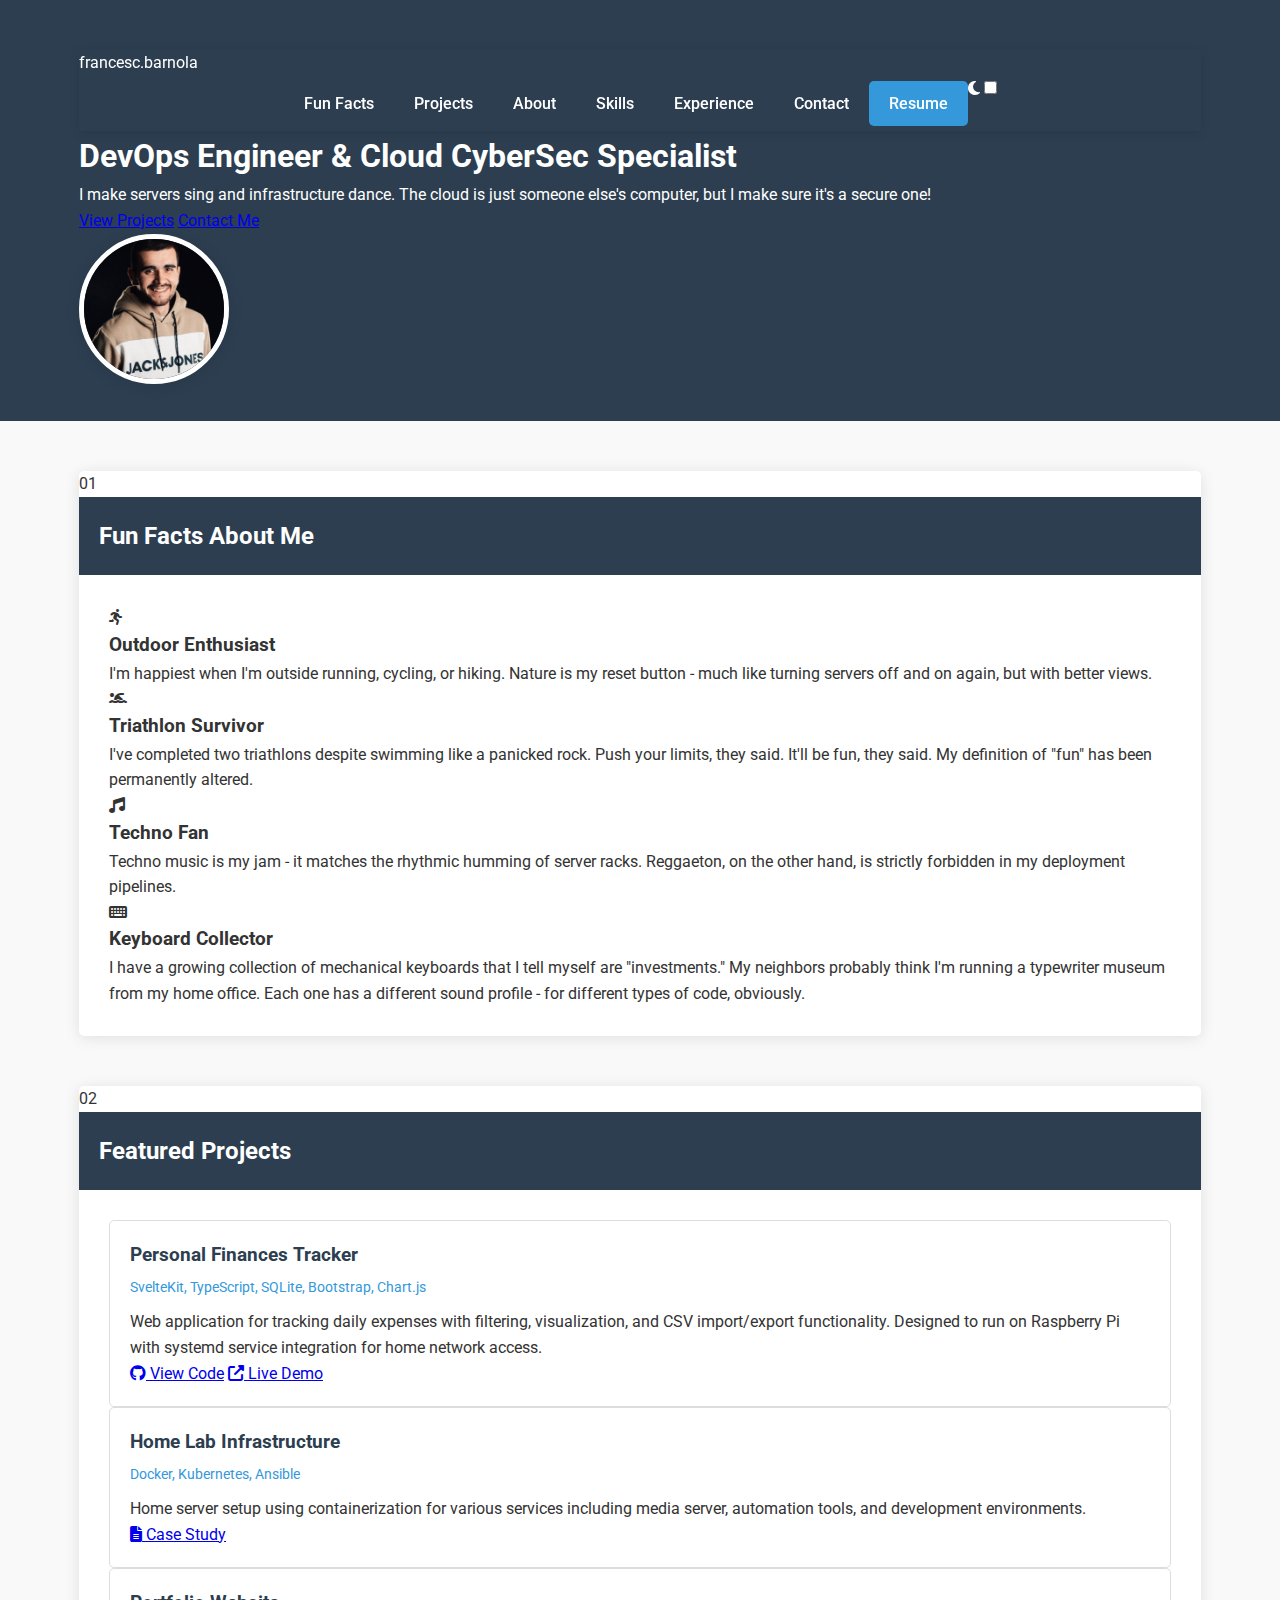
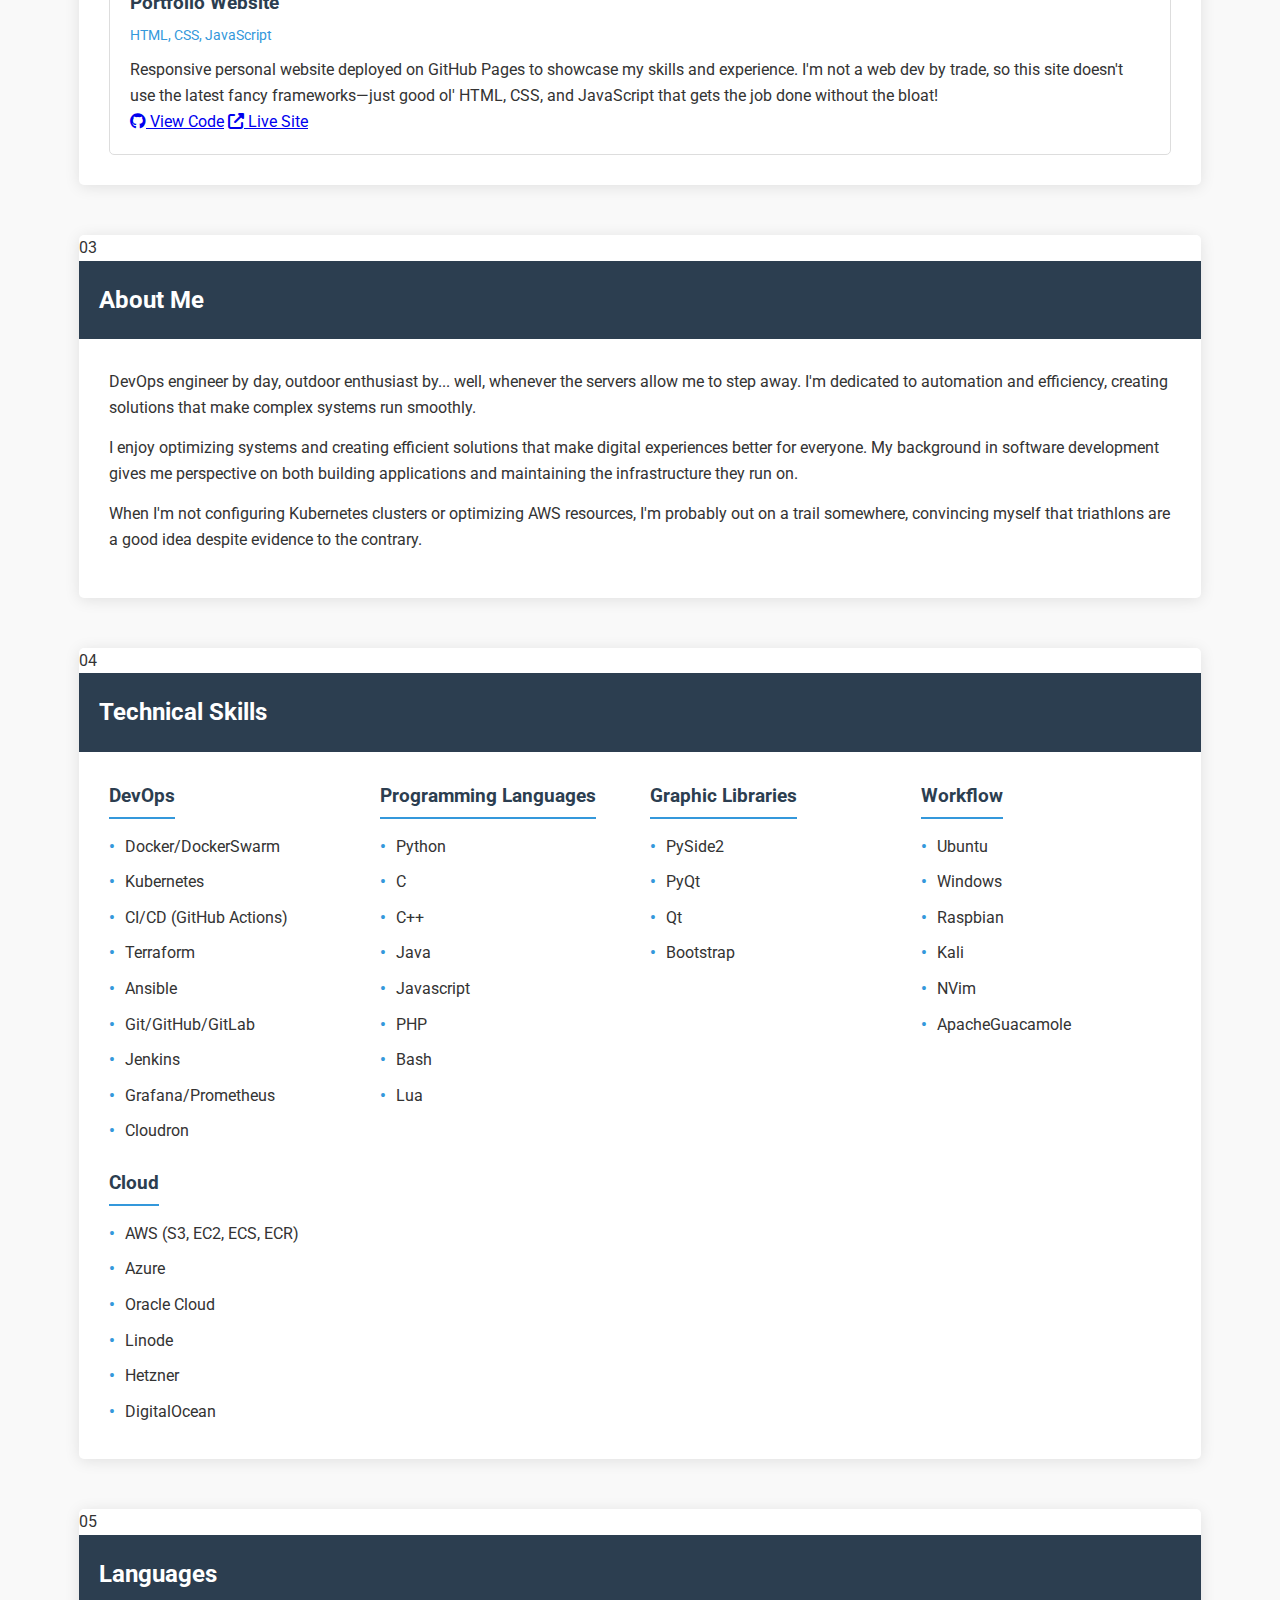
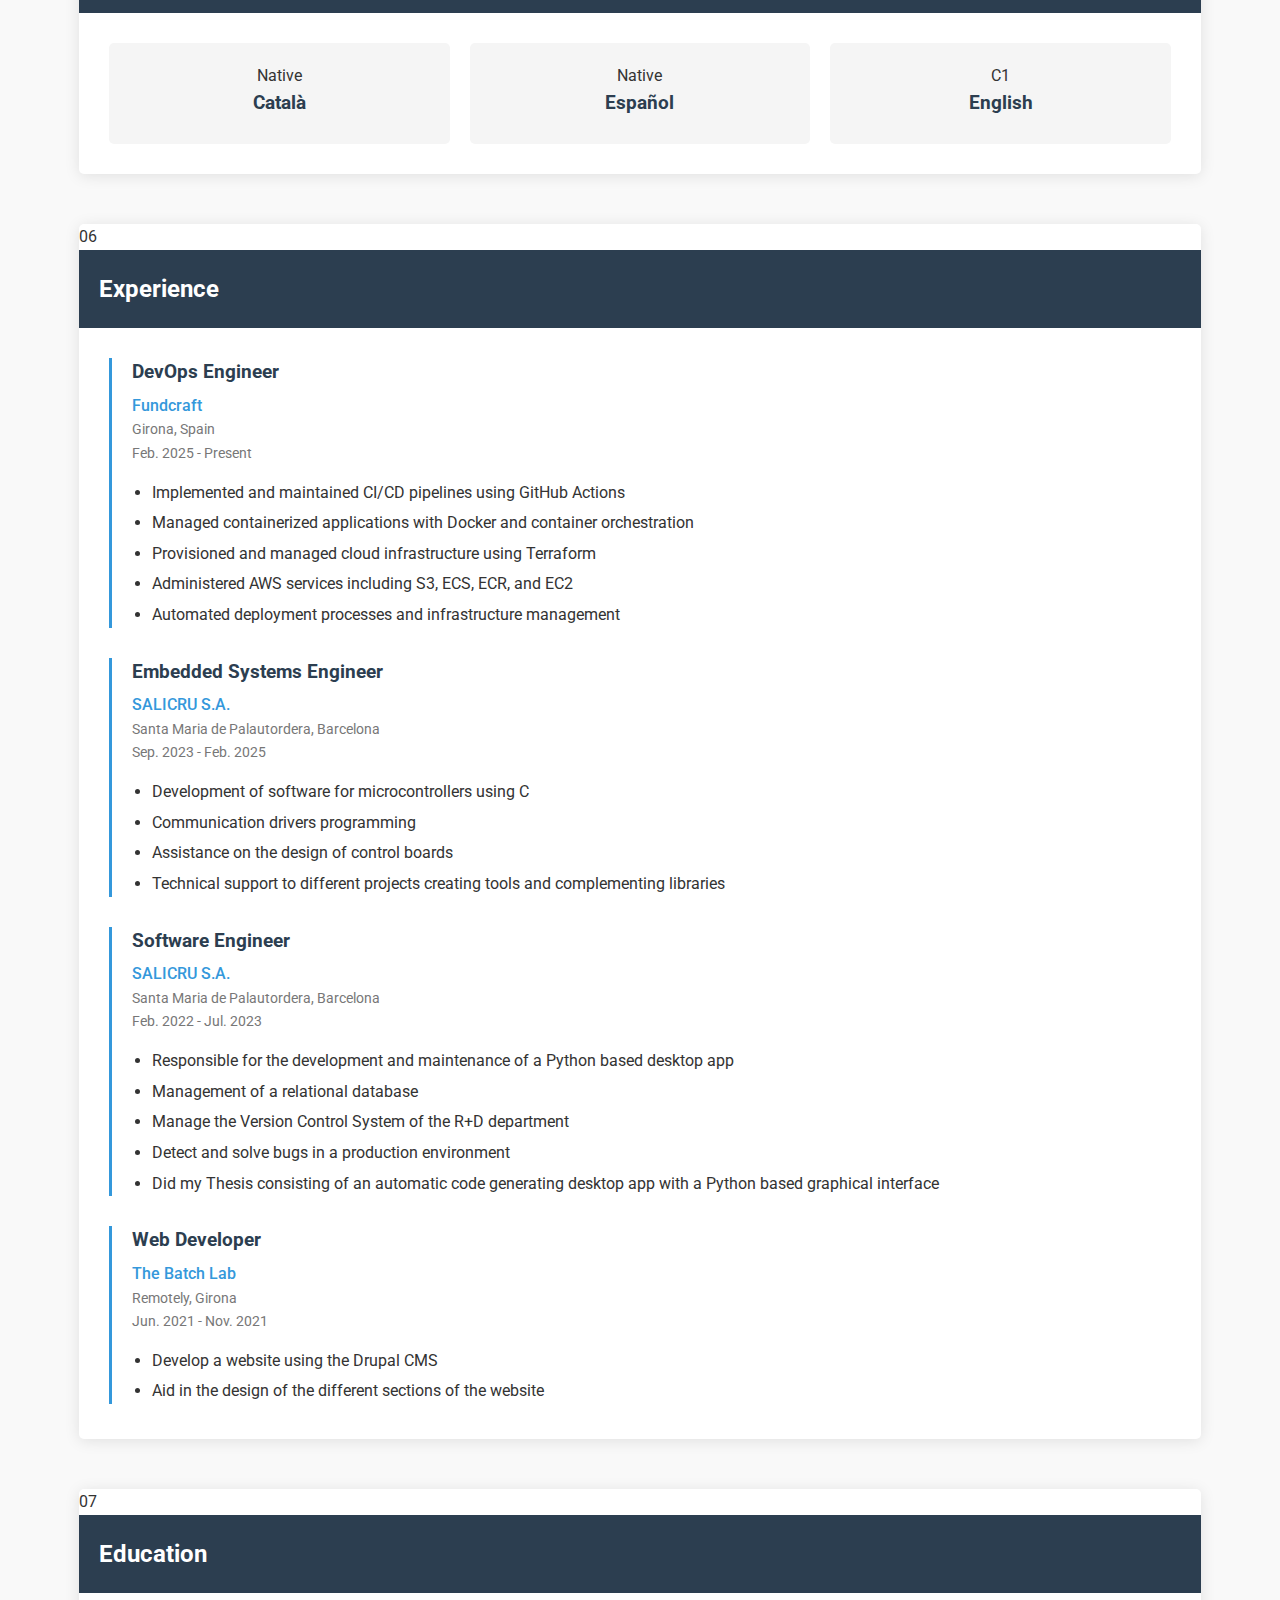
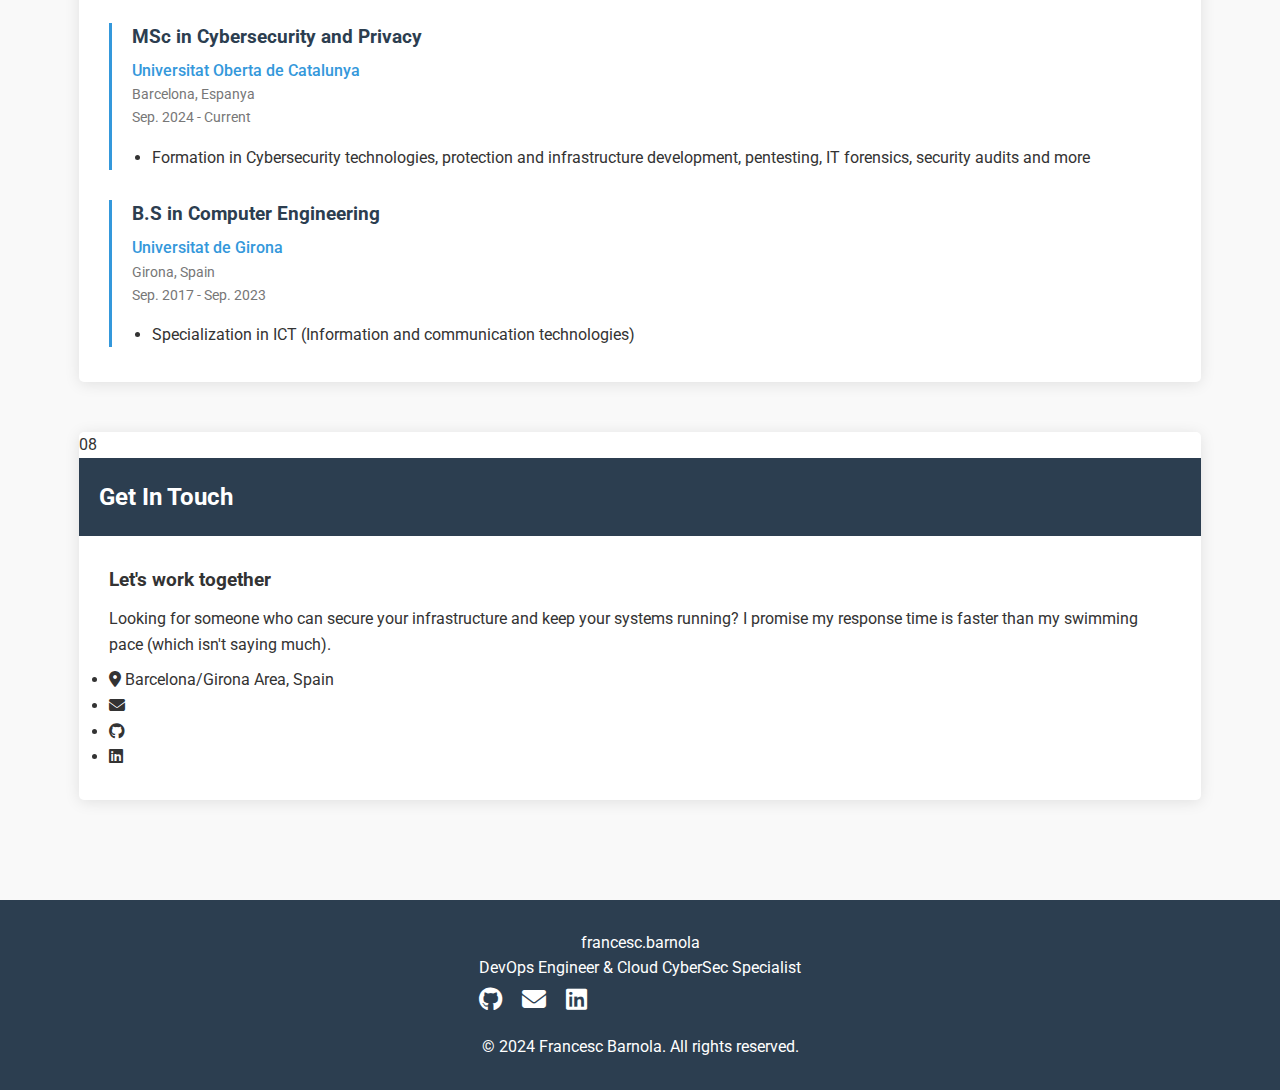
<file: index.html>
<!DOCTYPE html>
<html lang="en" data-theme="light">
<head>
    <meta charset="UTF-8">
    <meta name="viewport" content="width=device-width, initial-scale=1.0">
    <title>Francesc Barnola | DevOps Engineer & Cloud CyberSec Specialist</title>
    <link rel="stylesheet" href="css/style.css">
    <link rel="stylesheet" href="https://cdnjs.cloudflare.com/ajax/libs/font-awesome/6.4.0/css/all.min.css">
    <link href="https://fonts.googleapis.com/css2?family=Roboto:wght@300;400;500;700&display=swap" rel="stylesheet">
</head>
<body>
    <header class="portfolio-header">
        <div class="container">
            <nav class="main-nav">
                <div class="logo">francesc<span>.</span>barnola</div>
                <ul class="nav-links">
                    <li><a href="#funfacts">Fun Facts</a></li>
                    <li><a href="#projects">Projects</a></li>
                    <li><a href="#about">About</a></li>
                    <li><a href="#skills">Skills</a></li>
                    <li><a href="#experience">Experience</a></li>
                    <li><a href="#contact">Contact</a></li>
                    <li><a href="assets/francesc_barnola_cv.pdf" target="_blank" class="cv-button">Resume</a></li>
                    <li class="theme-switch-wrapper">
                        <i class="fas fa-moon theme-icon" id="theme-icon"></i>
                        <label class="theme-switch" for="checkbox">
                            <input type="checkbox" id="checkbox" />
                            <div class="slider"></div>
                        </label>
                    </li>
                </ul>
            </nav>

            <div class="hero">
                <div class="hero-content">
                    <h1>DevOps Engineer & <span class="accent">Cloud CyberSec Specialist</span></h1>
                    <p class="hero-description">I make servers sing and infrastructure dance. The cloud is just someone else's computer, but I make sure it's a secure one!</p>
                    <div class="hero-cta">
                        <a href="#projects" class="btn primary">View Projects</a>
                        <a href="#contact" class="btn secondary">Contact Me</a>
                    </div>
                </div>
                <div class="hero-image">
                    <img src="assets/bust.JPG" alt="Francesc Barnola" class="profile-img">
                </div>
            </div>
        </div>
    </header>

    <main>
        <div class="container">
            <section id="funfacts">
                <div class="section-heading">
                    <span class="section-number">01</span>
                    <h2>Fun Facts About Me</h2>
                </div>
                <div class="section-content">
                    <div class="fun-facts-grid">
                        <div class="fun-fact-item">
                            <i class="fas fa-running"></i>
                            <h3>Outdoor Enthusiast</h3>
                            <p>I'm happiest when I'm outside running, cycling, or hiking. Nature is my reset button - much like turning servers off and on again, but with better views.</p>
                        </div>
                        <div class="fun-fact-item">
                            <i class="fas fa-swimmer"></i>
                            <h3>Triathlon Survivor</h3>
                            <p>I've completed two triathlons despite swimming like a panicked rock. Push your limits, they said. It'll be fun, they said. My definition of "fun" has been permanently altered.</p>
                        </div>
                        <div class="fun-fact-item">
                            <i class="fas fa-music"></i>
                            <h3>Techno Fan</h3>
                            <p>Techno music is my jam - it matches the rhythmic humming of server racks. Reggaeton, on the other hand, is strictly forbidden in my deployment pipelines.</p>
                        </div>
                        <div class="fun-fact-item">
                            <i class="fas fa-keyboard"></i>
                            <h3>Keyboard Collector</h3>
                            <p>I have a growing collection of mechanical keyboards that I tell myself are "investments." My neighbors probably think I'm running a typewriter museum from my home office. Each one has a different sound profile - for different types of code, obviously.</p>
                        </div>
                    </div>
                </div>
            </section>

            <section id="projects">
                <div class="section-heading">
                    <span class="section-number">02</span>
                    <h2>Featured Projects</h2>
                </div>
                <div class="section-content">
                    <div class="projects-showcase">
                        <div class="project-card featured">
                            <div class="project-image">
                                <div class="project-placeholder"></div>
                            </div>
                            <div class="project-info">
                                <h3>Personal Finances Tracker</h3>
                                <p class="project-tech">SvelteKit, TypeScript, SQLite, Bootstrap, Chart.js</p>
                                <p class="project-description">Web application for tracking daily expenses with filtering, visualization, and CSV import/export functionality. Designed to run on Raspberry Pi with systemd service integration for home network access.</p>
                                <div class="project-links">
                                    <a href="https://github.com/barnolacesc/personal-finances" target="_blank"><i class="fab fa-github"></i> View Code</a>
                                    <a href="#" class="demo-link"><i class="fas fa-external-link-alt"></i> Live Demo</a>
                                </div>
                            </div>
                        </div>
                        
                        <div class="project-card">
                            <div class="project-image">
                                <div class="project-placeholder"></div>
                            </div>
                            <div class="project-info">
                                <h3>Home Lab Infrastructure</h3>
                                <p class="project-tech">Docker, Kubernetes, Ansible</p>
                                <p class="project-description">Home server setup using containerization for various services including media server, automation tools, and development environments.</p>
                                <div class="project-links">
                                    <a href="#" class="case-study"><i class="fas fa-file-alt"></i> Case Study</a>
                                </div>
                            </div>
                        </div>
                        
                        <div class="project-card">
                            <div class="project-image">
                                <div class="project-placeholder"></div>
                            </div>
                            <div class="project-info">
                                <h3>Portfolio Website</h3>
                                <p class="project-tech">HTML, CSS, JavaScript</p>
                                <p class="project-description">Responsive personal website deployed on GitHub Pages to showcase my skills and experience. I'm not a web dev by trade, so this site doesn't use the latest fancy frameworks—just good ol' HTML, CSS, and JavaScript that gets the job done without the bloat!</p>
                                <div class="project-links">
                                    <a href="https://github.com/barnolacesc/portfolio" target="_blank"><i class="fab fa-github"></i> View Code</a>
                                    <a href="#" class="demo-link"><i class="fas fa-external-link-alt"></i> Live Site</a>
                                </div>
                            </div>
                        </div>
                    </div>
                </div>
            </section>

            <section id="about">
                <div class="section-heading">
                    <span class="section-number">03</span>
                    <h2>About Me</h2>
                </div>
                <div class="section-content">
                    <p>DevOps engineer by day, outdoor enthusiast by... well, whenever the servers allow me to step away. I'm dedicated to automation and efficiency, creating solutions that make complex systems run smoothly.</p>
                    <p>I enjoy optimizing systems and creating efficient solutions that make digital experiences better for everyone. My background in software development gives me perspective on both building applications and maintaining the infrastructure they run on.</p>
                    <p>When I'm not configuring Kubernetes clusters or optimizing AWS resources, I'm probably out on a trail somewhere, convincing myself that triathlons are a good idea despite evidence to the contrary.</p>
                </div>
            </section>

            <section id="skills">
                <div class="section-heading">
                    <span class="section-number">04</span>
                    <h2>Technical Skills</h2>
                </div>
                <div class="section-content">
                    <div class="skills-grid">
                        <div class="skill-category">
                            <h3>DevOps</h3>
                            <ul>
                                <li>Docker/DockerSwarm</li>
                                <li>Kubernetes</li>
                                <li>CI/CD (GitHub Actions)</li>
                                <li>Terraform</li>
                                <li>Ansible</li>
                                <li>Git/GitHub/GitLab</li>
                                <li>Jenkins</li>
                                <li>Grafana/Prometheus</li>
                                <li>Cloudron</li>
                            </ul>
                        </div>
                        <div class="skill-category">
                            <h3>Programming Languages</h3>
                            <ul>
                                <li>Python</li>
                                <li>C</li>
                                <li>C++</li>
                                <li>Java</li>
                                <li>Javascript</li>
                                <li>PHP</li>
                                <li>Bash</li>
                                <li>Lua</li>
                            </ul>
                        </div>
                        <div class="skill-category">
                            <h3>Graphic Libraries</h3>
                            <ul>
                                <li>PySide2</li>
                                <li>PyQt</li>
                                <li>Qt</li>
                                <li>Bootstrap</li>
                            </ul>
                        </div>
                        <div class="skill-category">
                            <h3>Workflow</h3>
                            <ul>
                                <li>Ubuntu</li>
                                <li>Windows</li>
                                <li>Raspbian</li>
                                <li>Kali</li>
                                <li>NVim</li>
                                <li>ApacheGuacamole</li>
                            </ul>
                        </div>
                        <div class="skill-category">
                            <h3>Cloud</h3>
                            <ul>
                                <li>AWS (S3, EC2, ECS, ECR)</li>
                                <li>Azure</li>
                                <li>Oracle Cloud</li>
                                <li>Linode</li>
                                <li>Hetzner</li>
                                <li>DigitalOcean</li>
                            </ul>
                        </div>
                    </div>
                </div>
            </section>

            <section id="languages">
                <div class="section-heading">
                    <span class="section-number">05</span>
                    <h2>Languages</h2>
                </div>
                <div class="section-content">
                    <div class="language-grid">
                        <div class="language-item">
                            <div class="language-circle">
                                <span class="language-level">Native</span>
                            </div>
                            <h3>Català</h3>
                        </div>
                        <div class="language-item">
                            <div class="language-circle">
                                <span class="language-level">Native</span>
                            </div>
                            <h3>Español</h3>
                        </div>
                        <div class="language-item">
                            <div class="language-circle">
                                <span class="language-level">C1</span>
                            </div>
                            <h3>English</h3>
                        </div>
                    </div>
                </div>
            </section>

            <section id="experience">
                <div class="section-heading">
                    <span class="section-number">06</span>
                    <h2>Experience</h2>
                </div>
                <div class="section-content">
                    <div class="experience-item">
                        <div class="job-header">
                            <h3>DevOps Engineer</h3>
                            <p class="company">Fundcraft</p>
                            <p class="location">Girona, Spain</p>
                            <p class="period">Feb. 2025 - Present</p>
                        </div>
                        <ul>
                            <li>Implemented and maintained CI/CD pipelines using GitHub Actions</li>
                            <li>Managed containerized applications with Docker and container orchestration</li>
                            <li>Provisioned and managed cloud infrastructure using Terraform</li>
                            <li>Administered AWS services including S3, ECS, ECR, and EC2</li>
                            <li>Automated deployment processes and infrastructure management</li>
                        </ul>
                    </div>

                    <div class="experience-item">
                        <div class="job-header">
                            <h3>Embedded Systems Engineer</h3>
                            <p class="company">SALICRU S.A.</p>
                            <p class="location">Santa Maria de Palautordera, Barcelona</p>
                            <p class="period">Sep. 2023 - Feb. 2025</p>
                        </div>
                        <ul>
                            <li>Development of software for microcontrollers using C</li>
                            <li>Communication drivers programming</li>
                            <li>Assistance on the design of control boards</li>
                            <li>Technical support to different projects creating tools and complementing libraries</li>
                        </ul>
                    </div>

                    <div class="experience-item">
                        <div class="job-header">
                            <h3>Software Engineer</h3>
                            <p class="company">SALICRU S.A.</p>
                            <p class="location">Santa Maria de Palautordera, Barcelona</p>
                            <p class="period">Feb. 2022 - Jul. 2023</p>
                        </div>
                        <ul>
                            <li>Responsible for the development and maintenance of a Python based desktop app</li>
                            <li>Management of a relational database</li>
                            <li>Manage the Version Control System of the R+D department</li>
                            <li>Detect and solve bugs in a production environment</li>
                            <li>Did my Thesis consisting of an automatic code generating desktop app with a Python based graphical interface</li>
                        </ul>
                    </div>

                    <div class="experience-item">
                        <div class="job-header">
                            <h3>Web Developer</h3>
                            <p class="company">The Batch Lab</p>
                            <p class="location">Remotely, Girona</p>
                            <p class="period">Jun. 2021 - Nov. 2021</p>
                        </div>
                        <ul>
                            <li>Develop a website using the Drupal CMS</li>
                            <li>Aid in the design of the different sections of the website</li>
                        </ul>
                    </div>
                </div>
            </section>

            <section id="education">
                <div class="section-heading">
                    <span class="section-number">07</span>
                    <h2>Education</h2>
                </div>
                <div class="section-content">
                    <div class="education-item">
                        <div class="edu-header">
                            <h3>MSc in Cybersecurity and Privacy</h3>
                            <p class="school">Universitat Oberta de Catalunya</p>
                            <p class="location">Barcelona, Espanya</p>
                            <p class="period">Sep. 2024 - Current</p>
                        </div>
                        <ul>
                            <li>Formation in Cybersecurity technologies, protection and infrastructure development, pentesting, IT forensics, security audits and more</li>
                        </ul>
                    </div>

                    <div class="education-item">
                        <div class="edu-header">
                            <h3>B.S in Computer Engineering</h3>
                            <p class="school">Universitat de Girona</p>
                            <p class="location">Girona, Spain</p>
                            <p class="period">Sep. 2017 - Sep. 2023</p>
                        </div>
                        <ul>
                            <li>Specialization in ICT (Information and communication technologies)</li>
                        </ul>
                    </div>
                </div>
            </section>

            <section id="contact">
                <div class="section-heading">
                    <span class="section-number">08</span>
                    <h2>Get In Touch</h2>
                </div>
                <div class="section-content contact-section">
                    <div class="contact-info">
                        <h3>Let's work together</h3>
                        <p>Looking for someone who can secure your infrastructure and keep your systems running? I promise my response time is faster than my swimming pace (which isn't saying much).</p>
                        <ul class="contact-links">
                            <li>
                                <i class="fas fa-map-marker-alt"></i>
                                <span>Barcelona/Girona Area, Spain</span>
                            </li>
                            <li>
                                <i class="fas fa-envelope"></i>
                                <a href="mailto:contact@barnola.net">contact@barnola.net</a>
                            </li>
                            <li>
                                <i class="fab fa-github"></i>
                                <a href="https://github.com/barnolacesc" target="_blank">github.com/barnolacesc</a>
                            </li>
                            <li>
                                <i class="fab fa-linkedin"></i>
                                <a href="https://linkedin.com/in/fbarnola" target="_blank">linkedin.com/in/fbarnola</a>
                            </li>
                        </ul>
                    </div>
                </div>
            </section>
        </div>
    </main>

    <footer>
        <div class="container">
            <div class="footer-content">
                <div class="footer-logo">francesc<span>.</span>barnola</div>
                <p class="footer-tagline">DevOps Engineer & Cloud CyberSec Specialist</p>
                
                <div class="social-links">
                    <a href="https://github.com/barnolacesc" target="_blank"><i class="fab fa-github"></i></a>
                    <a href="mailto:contact@barnola.net"><i class="fas fa-envelope"></i></a>
                    <a href="https://linkedin.com/in/fbarnola" target="_blank"><i class="fab fa-linkedin"></i></a>
                </div>
            </div>
            <div class="footer-bottom">
                <p>&copy; 2024 Francesc Barnola. All rights reserved.</p>
            </div>
        </div>
    </footer>

    <script src="js/main.js"></script>
    <script>
        // Check for saved theme preference or use the system preference
        const prefersDarkScheme = window.matchMedia("(prefers-color-scheme: dark)");
        const currentTheme = localStorage.getItem("theme");
        
        // Function to apply theme with transition effect
        function applyTheme(isDark) {
            // First add a class that signals we're transitioning
            document.body.classList.add('theme-transition');
            
            // Set the theme
            if (isDark) {
                document.documentElement.setAttribute("data-theme", "dark");
                document.getElementById("checkbox").checked = true;
                document.getElementById("theme-icon").classList.replace("fa-moon", "fa-sun");
            } else {
                document.documentElement.setAttribute("data-theme", "light");
                document.getElementById("checkbox").checked = false;
                document.getElementById("theme-icon").classList.replace("fa-sun", "fa-moon");
            }
            
            // Remove the transition class after the transition completes
            setTimeout(() => {
                document.body.classList.remove('theme-transition');
            }, 500);
        }
        
        // Set initial theme based on saved preference or system preference
        applyTheme(currentTheme === "dark" || (!currentTheme && prefersDarkScheme.matches));
        
        // Theme switcher functionality
        const checkbox = document.getElementById("checkbox");
        const themeIcon = document.getElementById("theme-icon");
        
        checkbox.addEventListener("change", function() {
            if (this.checked) {
                applyTheme(true);
                localStorage.setItem("theme", "dark");
            } else {
                applyTheme(false);
                localStorage.setItem("theme", "light");
            }
        });
        
        // Reveal sections on scroll
        document.addEventListener('DOMContentLoaded', function() {
            const sections = document.querySelectorAll('section');
            
            function checkVisibility() {
                sections.forEach(section => {
                    const sectionTop = section.getBoundingClientRect().top;
                    const windowHeight = window.innerHeight;
                    
                    if (sectionTop < windowHeight * 0.75) {
                        section.classList.add('visible');
                    }
                });
            }
            
            // Initial check
            checkVisibility();
            
            // Check on scroll
            window.addEventListener('scroll', checkVisibility);
        });
    </script>
</body>
</html>
</file>
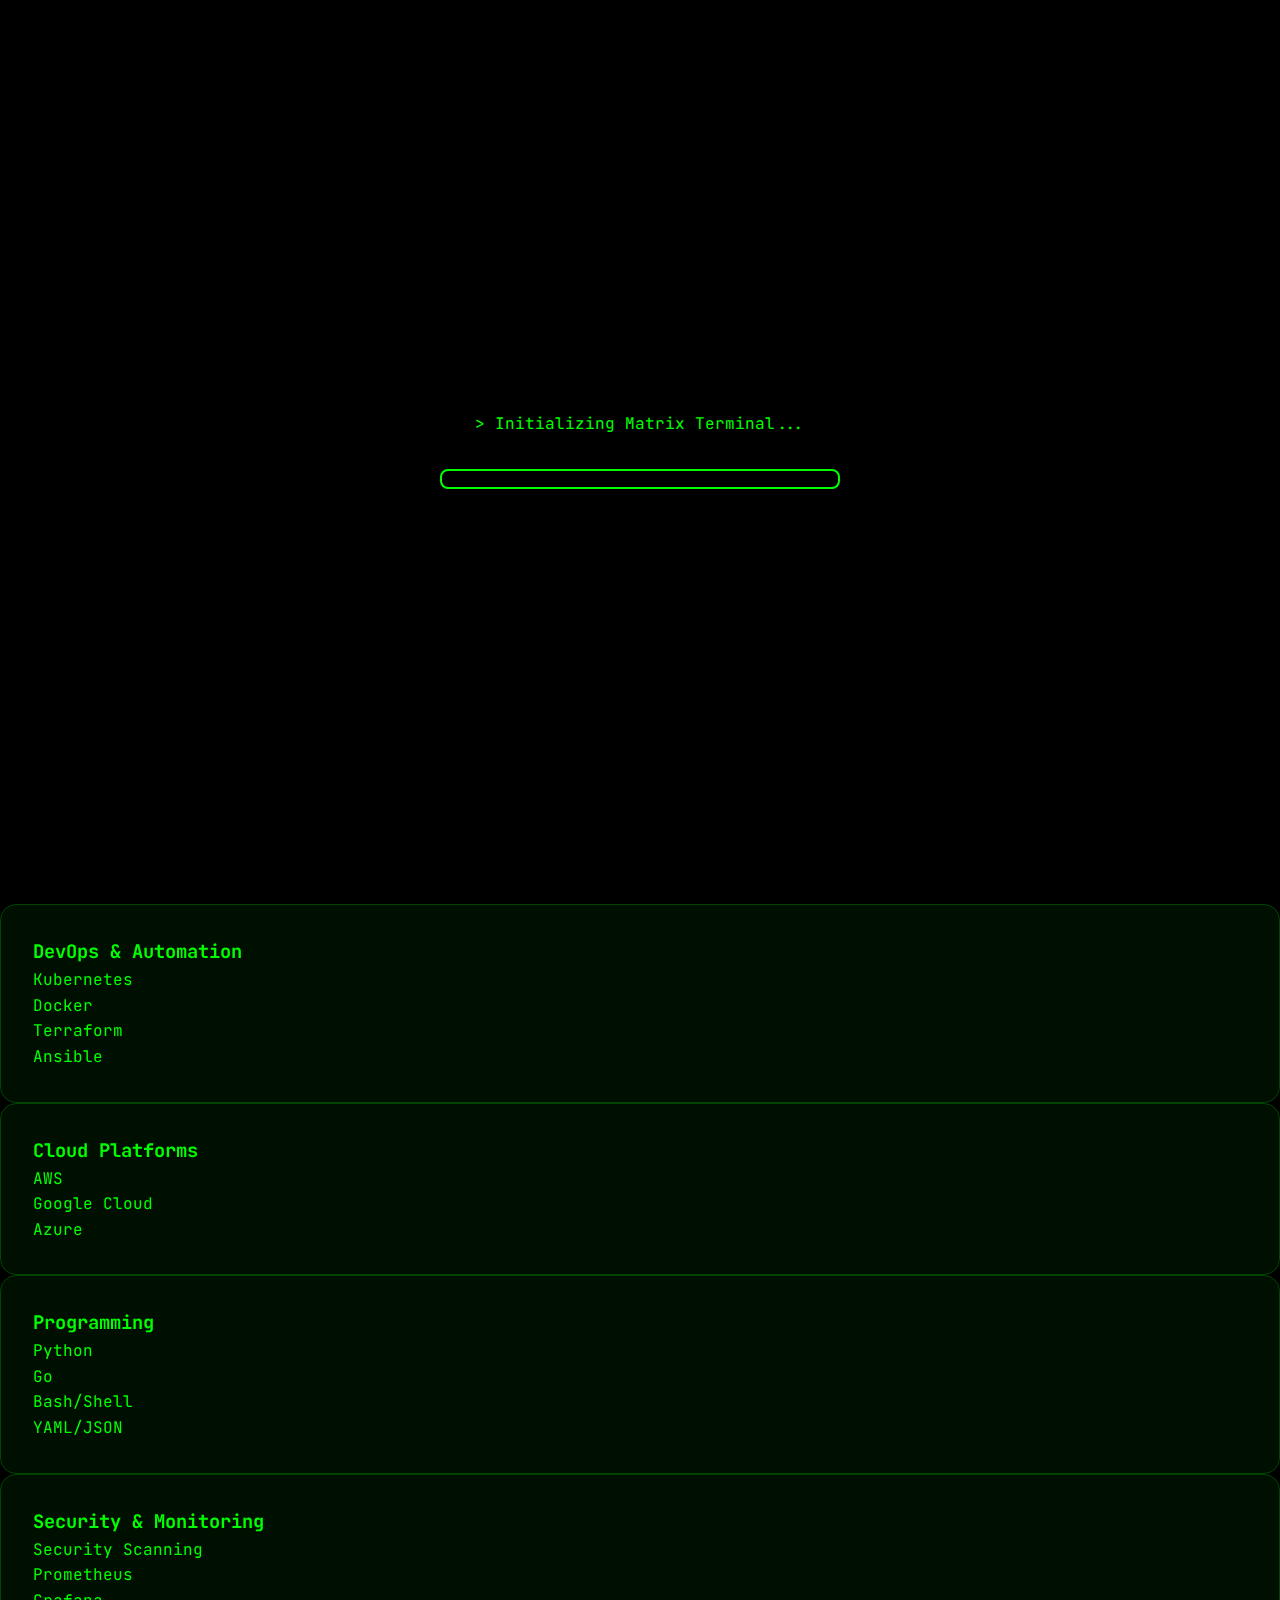
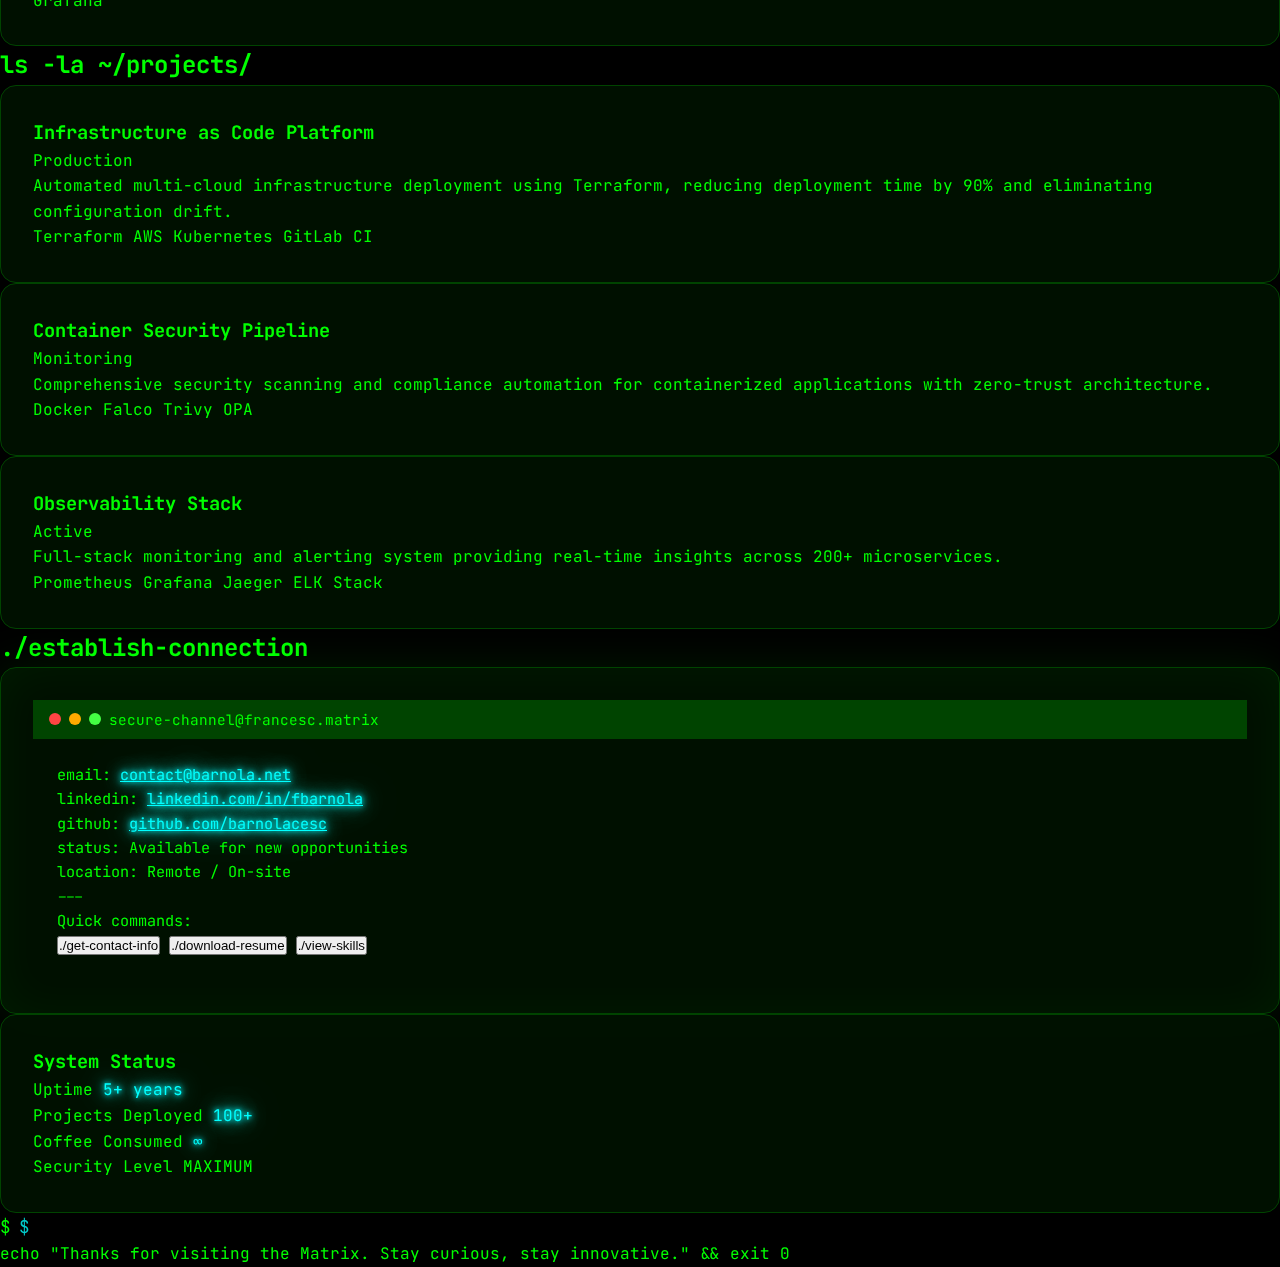
<file: index-matrix.html>
<!DOCTYPE html>
<html lang="en" data-theme="matrix">
<head>
    <meta charset="UTF-8">
    <meta name="viewport" content="width=device-width, initial-scale=1.0">
    <meta name="description" content="Francesc Barnola - DevOps Engineer & Cloud CyberSec Specialist. Enter the Matrix of modern infrastructure and automation.">
    <meta name="theme-color" content="#00ff00">
    <meta name="keywords" content="DevOps, Cloud Security, Kubernetes, Docker, AWS, Terraform, Matrix, Cyberpunk">
    
    <!-- Preload critical resources -->
    <link rel="preconnect" href="https://fonts.googleapis.com">
    <link rel="preconnect" href="https://fonts.gstatic.com" crossorigin>
    
    <!-- Futuristic Fonts -->
    <link href="https://fonts.googleapis.com/css2?family=Orbitron:wght@400;700;900&family=JetBrains+Mono:wght@300;400;500;700&display=swap" rel="stylesheet">
    
    <title>Francesc Barnola | Matrix Terminal - DevOps Engineer</title>
    
    <!-- Matrix Terminal Styles -->
    <link rel="stylesheet" href="css/matrix-terminal-style.css">
    
    <!-- Font Awesome for icons -->
    <link rel="stylesheet" href="https://cdnjs.cloudflare.com/ajax/libs/font-awesome/6.4.0/css/all.min.css" integrity="sha512-iecdLmaskl7CVkqkXNQ/ZH/XLlvWZOJyj7Yy7tcenmpD1ypASozpmT/E0iPtmFIB46ZmdtAc9eNBvH0H/ZpiBw==" crossorigin="anonymous" referrerpolicy="no-referrer">
</head>
<body>
    <!-- Terminal Loading Screen -->
    <div class="terminal-loader">
        <div class="boot-text">&gt; Initializing Matrix Terminal...</div>
        <div class="boot-progress">
            <div class="boot-progress-bar"></div>
        </div>
    </div>

    <!-- Matrix Rain Background -->
    <div class="matrix-rain-container" aria-hidden="true"></div>
    
    <!-- Animated Mesh Gradient Background -->
    <div class="mesh-gradient-bg" aria-hidden="true"></div>

    <!-- Terminal Navigation -->
    <nav class="terminal-nav" role="navigation">
        <div class="terminal-nav-content">
            <div class="terminal-prompt">francesc@matrix-portfolio</div>
            <ul class="nav-commands">
                <li><a href="#hero" class="nav-command">./home</a></li>
                <li><a href="#about" class="nav-command">./about</a></li>
                <li><a href="#skills" class="nav-command">./skills</a></li>
                <li><a href="#projects" class="nav-command">./projects</a></li>
                <li><a href="#contact" class="nav-command">./contact</a></li>
            </ul>
        </div>
    </nav>

    <!-- Hero Section -->
    <section id="hero" class="hero-section">
        <div class="container">
            <div class="hero-terminal terminal-window">
                <div class="terminal-header">
                    <div class="terminal-controls">
                        <div class="terminal-control close"></div>
                        <div class="terminal-control minimize"></div>
                        <div class="terminal-control maximize"></div>
                    </div>
                    <span>francesc@matrix-portfolio:~$</span>
                </div>
                <div class="terminal-content">
                    <div class="terminal-output">
                        <div class="typewriter-text" data-text="$ whoami">$ whoami</div>
                        <div class="glitch neon-text" data-text="Francesc Barnola">Francesc Barnola</div>
                        <div class="typewriter-text" data-text="$ cat /etc/passwd | grep francesc">$ cat /etc/passwd | grep francesc</div>
                        <div>francesc:x:1001:1001:DevOps Engineer & Cloud CyberSec Specialist:/home/francesc:/bin/bash</div>
                        <div class="typewriter-text" data-text="$ systemctl status career.service">$ systemctl status career.service</div>
                        <div class="service-status">
                            ● career.service - DevOps Engineering & Cloud Security<br>
                            &nbsp;&nbsp;&nbsp;Loaded: loaded (/etc/systemd/system/career.service)<br>
                            &nbsp;&nbsp;&nbsp;Active: <span class="terminal-success">active (running)</span> since 2019-01-01<br>
                            &nbsp;&nbsp;&nbsp;Main PID: 2024 (innovation)<br>
                            &nbsp;&nbsp;&nbsp;Memory: ∞ (unlimited potential)<br>
                            &nbsp;&nbsp;&nbsp;CGroup: /system.slice/career.service<br>
                            &nbsp;&nbsp;&nbsp;&nbsp;&nbsp;&nbsp;&nbsp;&nbsp;&nbsp;&nbsp;&nbsp;└─2024 /usr/bin/passion --continuous-learning
                        </div>
                        <div class="live-terminal-output"></div>
                        <div class="terminal-input-line">
                            <span class="terminal-prompt">$</span>
                            <input type="text" class="terminal-input" placeholder="Enter command (try 'help')..." autocomplete="off">
                            <span class="terminal-cursor">_</span>
                        </div>
                    </div>
                </div>
            </div>
            
            <!-- 3D Floating Tech Stack -->
            <div class="floating-tech-stack">
                <div class="tech-icon floating-3d" data-tech="kubernetes">
                    <i class="fab fa-docker"></i>
                </div>
                <div class="tech-icon floating-3d" data-tech="aws">
                    <i class="fab fa-aws"></i>
                </div>
                <div class="tech-icon floating-3d" data-tech="python">
                    <i class="fab fa-python"></i>
                </div>
                <div class="tech-icon floating-3d" data-tech="linux">
                    <i class="fab fa-linux"></i>
                </div>
                <div class="tech-icon floating-3d" data-tech="git">
                    <i class="fab fa-git-alt"></i>
                </div>
            </div>
        </div>
    </section>

    <!-- About Section -->
    <section id="about" class="about-section animate-on-scroll">
        <div class="container">
            <div class="section-grid">
                <div class="holo-card">
                    <h2 class="glitch-trigger" data-text="System Information">System Information</h2>
                    <div class="system-info">
                        <div class="info-line">
                            <span class="info-key">Hostname:</span>
                            <span class="info-value">francesc.barnola.local</span>
                        </div>
                        <div class="info-line">
                            <span class="info-key">Role:</span>
                            <span class="info-value neon-text">DevOps Engineer & Cloud CyberSec Specialist</span>
                        </div>
                        <div class="info-line">
                            <span class="info-key">Experience:</span>
                            <span class="info-value">5+ years in production environments</span>
                        </div>
                        <div class="info-line">
                            <span class="info-key">Specialization:</span>
                            <span class="info-value">Infrastructure Automation, CI/CD, Container Orchestration</span>
                        </div>
                        <div class="info-line">
                            <span class="info-key">Security Clearance:</span>
                            <span class="info-value terminal-success">Active - Cloud Security Expert</span>
                        </div>
                        <div class="info-line">
                            <span class="info-key">Location:</span>
                            <span class="info-value">Matrix Node 001 (Earth)</span>
                        </div>
                    </div>
                </div>
                
                <div class="holo-card">
                    <h3>Mission Statement</h3>
                    <p class="typewriter-trigger" data-text="Bridging the gap between development and operations through innovative automation, secure cloud architectures, and cutting-edge DevOps practices. I architect scalable solutions that enable teams to deploy faster, more securely, and with confidence.">
                        Bridging the gap between development and operations through innovative automation, secure cloud architectures, and cutting-edge DevOps practices. I architect scalable solutions that enable teams to deploy faster, more securely, and with confidence.
                    </p>
                </div>
            </div>
        </div>
    </section>

    <!-- Skills Section -->
    <section id="skills" class="skills-section animate-on-scroll">
        <div class="container">
            <h2 class="section-title glitch-trigger" data-text="./skills --list-all">./skills --list-all</h2>
            
            <div class="skills-grid">
                <!-- DevOps Tools -->
                <div class="skill-category holo-card">
                    <h3><i class="fas fa-tools"></i> DevOps & Automation</h3>
                    <div class="skill-items">
                        <div class="skill-item">
                            <span>Kubernetes</span>
                            <div class="skill-bar">
                                <div class="skill-progress" style="--progress: 95%"></div>
                            </div>
                        </div>
                        <div class="skill-item">
                            <span>Docker</span>
                            <div class="skill-bar">
                                <div class="skill-progress" style="--progress: 98%"></div>
                            </div>
                        </div>
                        <div class="skill-item">
                            <span>Terraform</span>
                            <div class="skill-bar">
                                <div class="skill-progress" style="--progress: 90%"></div>
                            </div>
                        </div>
                        <div class="skill-item">
                            <span>Ansible</span>
                            <div class="skill-bar">
                                <div class="skill-progress" style="--progress: 88%"></div>
                            </div>
                        </div>
                    </div>
                </div>

                <!-- Cloud Platforms -->
                <div class="skill-category holo-card">
                    <h3><i class="fas fa-cloud"></i> Cloud Platforms</h3>
                    <div class="skill-items">
                        <div class="skill-item">
                            <span>AWS</span>
                            <div class="skill-bar">
                                <div class="skill-progress" style="--progress: 92%"></div>
                            </div>
                        </div>
                        <div class="skill-item">
                            <span>Google Cloud</span>
                            <div class="skill-bar">
                                <div class="skill-progress" style="--progress: 85%"></div>
                            </div>
                        </div>
                        <div class="skill-item">
                            <span>Azure</span>
                            <div class="skill-bar">
                                <div class="skill-progress" style="--progress: 80%"></div>
                            </div>
                        </div>
                    </div>
                </div>

                <!-- Programming -->
                <div class="skill-category holo-card">
                    <h3><i class="fas fa-code"></i> Programming</h3>
                    <div class="skill-items">
                        <div class="skill-item">
                            <span>Python</span>
                            <div class="skill-bar">
                                <div class="skill-progress" style="--progress: 95%"></div>
                            </div>
                        </div>
                        <div class="skill-item">
                            <span>Go</span>
                            <div class="skill-bar">
                                <div class="skill-progress" style="--progress: 85%"></div>
                            </div>
                        </div>
                        <div class="skill-item">
                            <span>Bash/Shell</span>
                            <div class="skill-bar">
                                <div class="skill-progress" style="--progress: 98%"></div>
                            </div>
                        </div>
                        <div class="skill-item">
                            <span>YAML/JSON</span>
                            <div class="skill-bar">
                                <div class="skill-progress" style="--progress: 99%"></div>
                            </div>
                        </div>
                    </div>
                </div>

                <!-- Security -->
                <div class="skill-category holo-card">
                    <h3><i class="fas fa-shield-alt"></i> Security & Monitoring</h3>
                    <div class="skill-items">
                        <div class="skill-item">
                            <span>Security Scanning</span>
                            <div class="skill-bar">
                                <div class="skill-progress" style="--progress: 90%"></div>
                            </div>
                        </div>
                        <div class="skill-item">
                            <span>Prometheus</span>
                            <div class="skill-bar">
                                <div class="skill-progress" style="--progress: 88%"></div>
                            </div>
                        </div>
                        <div class="skill-item">
                            <span>Grafana</span>
                            <div class="skill-bar">
                                <div class="skill-progress" style="--progress: 85%"></div>
                            </div>
                        </div>
                    </div>
                </div>
            </div>
        </div>
    </section>

    <!-- Projects Section -->
    <section id="projects" class="projects-section animate-on-scroll">
        <div class="container">
            <h2 class="section-title glitch-trigger" data-text="ls -la ~/projects/">ls -la ~/projects/</h2>
            
            <div class="projects-grid">
                <div class="project-card holo-card">
                    <div class="project-header">
                        <h3>Infrastructure as Code Platform</h3>
                        <div class="project-status terminal-success">Production</div>
                    </div>
                    <div class="project-details">
                        <p>Automated multi-cloud infrastructure deployment using Terraform, reducing deployment time by 90% and eliminating configuration drift.</p>
                        <div class="tech-stack">
                            <span class="tech-tag">Terraform</span>
                            <span class="tech-tag">AWS</span>
                            <span class="tech-tag">Kubernetes</span>
                            <span class="tech-tag">GitLab CI</span>
                        </div>
                    </div>
                </div>

                <div class="project-card holo-card">
                    <div class="project-header">
                        <h3>Container Security Pipeline</h3>
                        <div class="project-status terminal-warning">Monitoring</div>
                    </div>
                    <div class="project-details">
                        <p>Comprehensive security scanning and compliance automation for containerized applications with zero-trust architecture.</p>
                        <div class="tech-stack">
                            <span class="tech-tag">Docker</span>
                            <span class="tech-tag">Falco</span>
                            <span class="tech-tag">Trivy</span>
                            <span class="tech-tag">OPA</span>
                        </div>
                    </div>
                </div>

                <div class="project-card holo-card">
                    <div class="project-header">
                        <h3>Observability Stack</h3>
                        <div class="project-status terminal-success">Active</div>
                    </div>
                    <div class="project-details">
                        <p>Full-stack monitoring and alerting system providing real-time insights across 200+ microservices.</p>
                        <div class="tech-stack">
                            <span class="tech-tag">Prometheus</span>
                            <span class="tech-tag">Grafana</span>
                            <span class="tech-tag">Jaeger</span>
                            <span class="tech-tag">ELK Stack</span>
                        </div>
                    </div>
                </div>
            </div>
        </div>
    </section>

    <!-- Contact Section -->
    <section id="contact" class="contact-section animate-on-scroll">
        <div class="container">
            <h2 class="section-title glitch-trigger" data-text="./establish-connection">./establish-connection</h2>
            
            <div class="contact-grid">
                <div class="contact-terminal terminal-window holo-card">
                    <div class="terminal-header">
                        <div class="terminal-controls">
                            <div class="terminal-control close"></div>
                            <div class="terminal-control minimize"></div>
                            <div class="terminal-control maximize"></div>
                        </div>
                        <span>secure-channel@francesc.matrix</span>
                    </div>
                    <div class="terminal-content">
                        <div class="contact-info">
                            <div class="contact-line">
                                <span class="contact-key">email:</span>
                                <a href="mailto:contact@barnola.net" class="contact-value neon-text">contact@barnola.net</a>
                            </div>
                            <div class="contact-line">
                                <span class="contact-key">linkedin:</span>
                                <a href="https://linkedin.com/in/fbarnola" class="contact-value neon-text" target="_blank">linkedin.com/in/fbarnola</a>
                            </div>
                            <div class="contact-line">
                                <span class="contact-key">github:</span>
                                <a href="https://github.com/barnolacesc" class="contact-value neon-text" target="_blank">github.com/barnolacesc</a>
                            </div>
                            <div class="contact-line">
                                <span class="contact-key">status:</span>
                                <span class="contact-value terminal-success">Available for new opportunities</span>
                            </div>
                            <div class="contact-line">
                                <span class="contact-key">location:</span>
                                <span class="contact-value">Remote / On-site</span>
                            </div>
                        </div>
                        
                        <div class="terminal-divider">---</div>
                        
                        <div class="quick-commands">
                            <p>Quick commands:</p>
                            <button class="terminal-button" onclick="terminal.execute('contact')">./get-contact-info</button>
                            <button class="terminal-button" onclick="window.open('assets/francesc_barnola_cv.pdf')">./download-resume</button>
                            <button class="terminal-button" onclick="terminal.execute('skills')">./view-skills</button>
                        </div>
                    </div>
                </div>
                
                <div class="matrix-stats holo-card">
                    <h3>System Status</h3>
                    <div class="stat-grid">
                        <div class="stat-item">
                            <span class="stat-label">Uptime</span>
                            <span class="stat-value neon-text">5+ years</span>
                        </div>
                        <div class="stat-item">
                            <span class="stat-label">Projects Deployed</span>
                            <span class="stat-value neon-text">100+</span>
                        </div>
                        <div class="stat-item">
                            <span class="stat-label">Coffee Consumed</span>
                            <span class="stat-value neon-text">∞</span>
                        </div>
                        <div class="stat-item">
                            <span class="stat-label">Security Level</span>
                            <span class="stat-value terminal-success">MAXIMUM</span>
                        </div>
                    </div>
                </div>
            </div>
        </div>
    </section>

    <!-- Footer -->
    <footer class="matrix-footer">
        <div class="container">
            <div class="footer-terminal">
                <span class="terminal-prompt">$</span>
                <span class="typewriter-text" data-text="echo 'Thanks for visiting the Matrix. Stay curious, stay innovative.' && exit 0">echo "Thanks for visiting the Matrix. Stay curious, stay innovative." && exit 0</span>
            </div>
        </div>
    </footer>

    <!-- Matrix Terminal JavaScript -->
    <script src="js/matrix-terminal-main.js"></script>
</body>
</html>
</file>
<file: css/style.css>
:root {
    --primary-color: #2c3e50;
    --secondary-color: #3498db;
    --accent-color: #e74c3c;
    --light-color: #ecf0f1;
    --dark-color: #2c3e50;
    --text-color: #333;
    --border-radius: 5px;
    --box-shadow: 0 2px 15px rgba(0, 0, 0, 0.1);
}

* {
    margin: 0;
    padding: 0;
    box-sizing: border-box;
}

body {
    font-family: 'Roboto', sans-serif;
    line-height: 1.6;
    color: var(--text-color);
    background-color: #f9f9f9;
}

.container {
    width: 90%;
    max-width: 1200px;
    margin: 0 auto;
    padding: 0 15px;
}

/* Header */
header {
    background-color: var(--primary-color);
    color: white;
    padding: 50px 0 30px;
}

.profile {
    display: flex;
    align-items: center;
    gap: 30px;
}

.profile-img {
    width: 150px;
    height: 150px;
    border-radius: 50%;
    object-fit: cover;
    border: 5px solid white;
    box-shadow: var(--box-shadow);
}

.header-content h1 {
    font-size: 2.5rem;
    margin-bottom: 5px;
}

.header-content h2 {
    font-size: 1.5rem;
    color: var(--secondary-color);
    margin-bottom: 15px;
    font-weight: 400;
}

.contact-info {
    display: flex;
    flex-wrap: wrap;
    gap: 10px 20px;
}

.contact-info p {
    display: flex;
    align-items: center;
    gap: 8px;
}

.contact-info a {
    color: white;
    text-decoration: none;
}

.contact-info a:hover {
    text-decoration: underline;
    color: var(--secondary-color);
}

/* Navigation */
nav {
    background-color: var(--dark-color);
    position: sticky;
    top: 0;
    z-index: 100;
    box-shadow: 0 2px 10px rgba(0, 0, 0, 0.1);
}

nav ul {
    display: flex;
    justify-content: center;
    list-style: none;
    flex-wrap: wrap;
}

nav a {
    display: block;
    color: white;
    text-decoration: none;
    padding: 15px 20px;
    font-weight: 500;
    transition: background-color 0.3s;
}

nav a:hover {
    background-color: rgba(255, 255, 255, 0.1);
    color: var(--secondary-color);
}

.cv-button {
    background-color: var(--secondary-color);
    border-radius: var(--border-radius);
    padding: 10px 20px;
    margin: 5px 0;
}

.cv-button:hover {
    background-color: #2980b9;
}

/* Main Content */
main {
    padding: 50px 0;
}

section {
    margin-bottom: 50px;
    background-color: white;
    border-radius: var(--border-radius);
    box-shadow: var(--box-shadow);
    overflow: hidden;
}

section h2 {
    padding: 20px;
    background-color: var(--primary-color);
    color: white;
    display: flex;
    align-items: center;
    gap: 10px;
}

section h2 i {
    color: var(--secondary-color);
}

.section-content {
    padding: 30px;
}

/* About Me Section */
#about p {
    margin-bottom: 15px;
}

/* Experience and Education Sections */
.experience-item, .education-item {
    margin-bottom: 30px;
    border-left: 3px solid var(--secondary-color);
    padding-left: 20px;
}

.experience-item:last-child, .education-item:last-child {
    margin-bottom: 0;
}

.job-header, .edu-header {
    margin-bottom: 15px;
}

.job-header h3, .edu-header h3 {
    color: var(--primary-color);
    margin-bottom: 5px;
}

.company, .school {
    font-weight: 500;
    color: var(--secondary-color);
}

.location, .period {
    color: #777;
    font-size: 0.9rem;
}

.experience-item ul, .education-item ul {
    padding-left: 20px;
}

.experience-item li, .education-item li {
    margin-bottom: 5px;
}

/* Skills Section */
.skills-grid {
    display: grid;
    grid-template-columns: repeat(auto-fit, minmax(200px, 1fr));
    gap: 20px;
}

.skill-category h3 {
    color: var(--primary-color);
    margin-bottom: 10px;
    border-bottom: 2px solid var(--secondary-color);
    padding-bottom: 5px;
    display: inline-block;
}

.skill-category ul {
    list-style: none;
}

.skill-category li {
    padding: 5px 0;
    display: flex;
    align-items: center;
}

.skill-category li::before {
    content: "•";
    color: var(--secondary-color);
    margin-right: 10px;
    font-weight: bold;
}

/* Projects Section */
.projects-grid {
    display: grid;
    grid-template-columns: repeat(auto-fit, minmax(300px, 1fr));
    gap: 20px;
}

.project-card {
    border: 1px solid #ddd;
    border-radius: var(--border-radius);
    padding: 20px;
    transition: transform 0.3s, box-shadow 0.3s;
}

.project-card:hover {
    transform: translateY(-5px);
    box-shadow: var(--box-shadow);
}

.project-card h3 {
    color: var(--primary-color);
    margin-bottom: 5px;
}

.project-tech {
    color: var(--secondary-color);
    font-size: 0.9rem;
    margin-bottom: 10px;
}

/* Languages Section */
.language-grid {
    display: grid;
    grid-template-columns: repeat(auto-fit, minmax(200px, 1fr));
    gap: 20px;
}

.language-item {
    text-align: center;
    padding: 20px;
    border-radius: var(--border-radius);
    background-color: #f5f5f5;
}

.language-item h3 {
    color: var(--primary-color);
    margin-bottom: 5px;
}

/* Footer */
footer {
    background-color: var(--primary-color);
    color: white;
    padding: 30px 0;
    text-align: center;
}

footer .container {
    display: flex;
    flex-direction: column;
    align-items: center;
    gap: 15px;
}

.social-links {
    display: flex;
    gap: 20px;
}

.social-links a {
    color: white;
    font-size: 1.5rem;
    transition: color 0.3s;
}

.social-links a:hover {
    color: var(--secondary-color);
}

/* Responsive Design */
@media (max-width: 768px) {
    .profile {
        flex-direction: column;
        text-align: center;
    }
    
    .contact-info {
        justify-content: center;
    }
    
    nav ul {
        flex-direction: column;
        align-items: center;
    }
    
    nav a {
        width: 100%;
        text-align: center;
    }
    
    .skills-grid, .projects-grid, .language-grid {
        grid-template-columns: 1fr;
    }
}
</file>
<file: css/matrix-terminal-style.css>
/* 
Matrix Terminal DevOps Portfolio - 2024 Modern Design
Inspired by cyberpunk, terminal interfaces, and cutting-edge web trends
*/

:root {
    /* Matrix/Terminal Color Scheme */
    --matrix-black: #000000;
    --matrix-dark: #0a0a0a;
    --matrix-green-primary: #00ff00;
    --matrix-green-secondary: #00cc00;
    --matrix-green-dim: #004400;
    --matrix-green-bright: #44ff44;
    
    /* Cyber Accent Colors */
    --cyber-neon-cyan: #00ffff;
    --cyber-neon-purple: #8000ff;
    --cyber-neon-pink: #ff0080;
    --cyber-neon-yellow: #ffff00;
    --cyber-orange: #ff6600;
    
    /* Terminal Text Colors */
    --terminal-text: #00ff00;
    --terminal-prompt: #00cccc;
    --terminal-error: #ff4444;
    --terminal-warning: #ffaa00;
    --terminal-success: #44ff44;
    --terminal-secondary: #888888;
    
    /* Advanced Gradients */
    --mesh-gradient-1: 
        radial-gradient(ellipse at 20% 50%, rgba(0, 255, 255, 0.3) 0%, transparent 50%),
        radial-gradient(ellipse at 80% 20%, rgba(128, 0, 255, 0.3) 0%, transparent 50%),
        radial-gradient(ellipse at 40% 80%, rgba(255, 0, 128, 0.3) 0%, transparent 50%);
    
    --terminal-gradient: linear-gradient(135deg, 
        rgba(0, 255, 0, 0.1) 0%, 
        rgba(0, 204, 204, 0.1) 50%, 
        rgba(0, 255, 0, 0.1) 100%);
    
    --hologram-gradient: linear-gradient(45deg,
        transparent 30%,
        rgba(0, 255, 255, 0.1) 50%,
        transparent 70%);
    
    /* Typography */
    --font-mono: 'JetBrains Mono', 'Fira Code', 'Consolas', monospace;
    --font-display: 'Orbitron', 'Exo 2', monospace;
    
    /* Spacing and Layout */
    --container-max-width: 1400px;
    --section-padding: 120px 0;
    --section-padding-mobile: 60px 0;
    --border-radius: 8px;
    --border-radius-lg: 16px;
    
    /* Animation Speeds */
    --matrix-rain-speed: 0.5s;
    --typewriter-speed: 0.05s;
    --glitch-duration: 2s;
    --hover-speed: 0.3s;
    
    /* Z-Index Scale */
    --z-matrix-bg: -2;
    --z-mesh-bg: -1;
    --z-content: 1;
    --z-nav: 1000;
    --z-cursor: 9999;
}

/* Reset and Base Styles */
* {
    margin: 0;
    padding: 0;
    box-sizing: border-box;
}

html {
    scroll-behavior: smooth;
    overflow-x: hidden;
}

body {
    font-family: var(--font-mono);
    background: var(--matrix-black);
    color: var(--terminal-text);
    line-height: 1.6;
    overflow-x: hidden;
    position: relative;
    cursor: none; /* Custom cursor will be added */
}

/* Selection styles */
::selection {
    background: var(--cyber-neon-cyan);
    color: var(--matrix-black);
}

::-webkit-scrollbar {
    width: 8px;
}

::-webkit-scrollbar-track {
    background: var(--matrix-dark);
}

::-webkit-scrollbar-thumb {
    background: var(--matrix-green-primary);
    border-radius: 4px;
}

::-webkit-scrollbar-thumb:hover {
    background: var(--matrix-green-bright);
}

/* Matrix Code Rain Background */
.matrix-rain-container {
    position: fixed;
    top: 0;
    left: 0;
    width: 100%;
    height: 100%;
    z-index: var(--z-matrix-bg);
    pointer-events: none;
    overflow: hidden;
}

.matrix-column {
    position: absolute;
    top: -100%;
    font-family: var(--font-mono);
    font-size: 12px;
    color: var(--matrix-green-primary);
    animation: matrix-fall linear infinite;
    text-shadow: 0 0 5px var(--matrix-green-primary);
    opacity: 0.7;
}

@keyframes matrix-fall {
    0% {
        transform: translateY(-100%);
        opacity: 1;
    }
    90% {
        opacity: 0.8;
    }
    100% {
        transform: translateY(100vh);
        opacity: 0;
    }
}

/* Animated Mesh Gradient Background */
.mesh-gradient-bg {
    position: fixed;
    top: 0;
    left: 0;
    width: 100%;
    height: 100%;
    z-index: var(--z-mesh-bg);
    background: var(--mesh-gradient-1);
    animation: mesh-flow 20s ease-in-out infinite;
    opacity: 0.4;
}

@keyframes mesh-flow {
    0%, 100% {
        transform: scale(1) rotate(0deg);
        filter: hue-rotate(0deg);
    }
    25% {
        transform: scale(1.1) rotate(90deg);
        filter: hue-rotate(90deg);
    }
    50% {
        transform: scale(1) rotate(180deg);
        filter: hue-rotate(180deg);
    }
    75% {
        transform: scale(1.1) rotate(270deg);
        filter: hue-rotate(270deg);
    }
}

/* Terminal Navigation */
.terminal-nav {
    position: fixed;
    top: 0;
    left: 0;
    right: 0;
    z-index: var(--z-nav);
    background: rgba(0, 0, 0, 0.9);
    backdrop-filter: blur(10px);
    border-bottom: 1px solid var(--matrix-green-dim);
    padding: 1rem 2rem;
    font-family: var(--font-mono);
}

.terminal-nav-content {
    max-width: var(--container-max-width);
    margin: 0 auto;
    display: flex;
    align-items: center;
    justify-content: space-between;
}

.terminal-prompt {
    color: var(--terminal-prompt);
    font-size: 1.1rem;
    display: flex;
    align-items: center;
    gap: 0.5rem;
}

.terminal-prompt::before {
    content: "$ ";
    color: var(--matrix-green-primary);
}

.nav-commands {
    display: flex;
    gap: 2rem;
    list-style: none;
}

.nav-command {
    color: var(--terminal-text);
    text-decoration: none;
    padding: 0.5rem 1rem;
    border: 1px solid transparent;
    border-radius: var(--border-radius);
    transition: all var(--hover-speed);
    position: relative;
    overflow: hidden;
}

.nav-command::before {
    content: '';
    position: absolute;
    top: 0;
    left: -100%;
    width: 100%;
    height: 100%;
    background: var(--hologram-gradient);
    transition: left var(--hover-speed);
    z-index: -1;
}

.nav-command:hover {
    color: var(--cyber-neon-cyan);
    border-color: var(--matrix-green-primary);
    box-shadow: 0 0 20px rgba(0, 255, 0, 0.3);
    text-shadow: 0 0 5px var(--cyber-neon-cyan);
}

.nav-command:hover::before {
    left: 0;
}

/* Terminal Loading Animation */
.terminal-loader {
    position: fixed;
    top: 0;
    left: 0;
    width: 100%;
    height: 100%;
    background: var(--matrix-black);
    z-index: 10000;
    display: flex;
    align-items: center;
    justify-content: center;
    flex-direction: column;
    font-family: var(--font-mono);
    color: var(--terminal-text);
    opacity: 1;
    visibility: visible;
    transition: all 1s ease-in-out;
}

.terminal-loader.loaded {
    opacity: 0;
    visibility: hidden;
}

.boot-text {
    font-size: 1rem;
    margin-bottom: 2rem;
    text-align: center;
}

.boot-progress {
    width: 400px;
    height: 20px;
    border: 2px solid var(--matrix-green-primary);
    border-radius: var(--border-radius);
    overflow: hidden;
    position: relative;
}

.boot-progress-bar {
    height: 100%;
    background: linear-gradient(90deg, 
        var(--matrix-green-dim), 
        var(--matrix-green-primary), 
        var(--matrix-green-bright));
    width: 0;
    animation: boot-load 3s ease-in-out forwards;
    box-shadow: 0 0 10px var(--matrix-green-primary);
}

@keyframes boot-load {
    0% { width: 0; }
    100% { width: 100%; }
}

/* Custom Cyber Cursor */
.cyber-cursor {
    position: fixed;
    width: 20px;
    height: 20px;
    background: var(--cyber-neon-cyan);
    border-radius: 50%;
    pointer-events: none;
    z-index: var(--z-cursor);
    mix-blend-mode: difference;
    transition: transform 0.1s ease;
    box-shadow: 
        0 0 10px var(--cyber-neon-cyan),
        0 0 20px var(--cyber-neon-cyan),
        0 0 30px var(--cyber-neon-cyan);
}

.cyber-cursor-trail {
    position: fixed;
    width: 6px;
    height: 6px;
    background: var(--matrix-green-primary);
    border-radius: 50%;
    pointer-events: none;
    z-index: var(--z-cursor);
    opacity: 0;
    transition: all 0.3s ease;
}

/* Terminal Window Effect */
.terminal-window {
    background: rgba(0, 20, 0, 0.9);
    border: 2px solid var(--matrix-green-dim);
    border-radius: var(--border-radius-lg);
    overflow: hidden;
    position: relative;
    box-shadow: 
        0 0 50px rgba(0, 255, 0, 0.1),
        inset 0 0 50px rgba(0, 255, 0, 0.05);
}

.terminal-header {
    background: var(--matrix-green-dim);
    padding: 0.5rem 1rem;
    display: flex;
    align-items: center;
    gap: 0.5rem;
    font-size: 0.9rem;
}

.terminal-controls {
    display: flex;
    gap: 0.5rem;
}

.terminal-control {
    width: 12px;
    height: 12px;
    border-radius: 50%;
    background: var(--terminal-error);
}

.terminal-control.minimize { background: var(--terminal-warning); }
.terminal-control.maximize { background: var(--terminal-success); }

.terminal-content {
    padding: 1.5rem;
    min-height: 200px;
    font-family: var(--font-mono);
    font-size: 0.95rem;
    line-height: 1.6;
}

/* Typewriter Effect */
.typewriter {
    overflow: hidden;
    border-right: 2px solid var(--matrix-green-primary);
    white-space: nowrap;
    animation: 
        typing 3s steps(40) infinite,
        blink-cursor 0.8s infinite;
}

@keyframes typing {
    from { width: 0; }
    to { width: 100%; }
}

@keyframes blink-cursor {
    from, to { border-color: transparent; }
    50% { border-color: var(--matrix-green-primary); }
}

/* Glitch Effect */
.glitch {
    position: relative;
    animation: glitch var(--glitch-duration) infinite;
}

.glitch::before,
.glitch::after {
    content: attr(data-text);
    position: absolute;
    left: 0;
    width: 100%;
    height: 100%;
}

.glitch::before {
    animation: glitch-1 var(--glitch-duration) infinite;
    color: var(--cyber-neon-cyan);
    z-index: -1;
}

.glitch::after {
    animation: glitch-2 var(--glitch-duration) infinite;
    color: var(--cyber-neon-pink);
    z-index: -2;
}

@keyframes glitch {
    0%, 100% { transform: translate(0); }
    20% { transform: translate(-2px, 2px); }
    40% { transform: translate(-2px, -2px); }
    60% { transform: translate(2px, 2px); }
    80% { transform: translate(2px, -2px); }
}

@keyframes glitch-1 {
    0%, 100% { transform: translate(0); }
    20% { transform: translate(2px, -2px); }
    40% { transform: translate(-2px, 2px); }
    60% { transform: translate(-2px, -2px); }
    80% { transform: translate(2px, 2px); }
}

@keyframes glitch-2 {
    0%, 100% { transform: translate(0); }
    20% { transform: translate(-2px, -2px); }
    40% { transform: translate(2px, -2px); }
    60% { transform: translate(2px, 2px); }
    80% { transform: translate(-2px, 2px); }
}

/* Holographic Cards */
.holo-card {
    background: rgba(0, 20, 0, 0.8);
    border: 1px solid var(--matrix-green-dim);
    border-radius: var(--border-radius-lg);
    padding: 2rem;
    position: relative;
    overflow: hidden;
    transition: all var(--hover-speed);
    backdrop-filter: blur(10px);
}

.holo-card::before {
    content: '';
    position: absolute;
    top: -2px;
    left: -2px;
    right: -2px;
    bottom: -2px;
    background: linear-gradient(45deg, 
        var(--cyber-neon-cyan), 
        var(--cyber-neon-purple), 
        var(--cyber-neon-pink), 
        var(--cyber-neon-yellow));
    z-index: -1;
    opacity: 0;
    transition: opacity var(--hover-speed);
    border-radius: var(--border-radius-lg);
}

.holo-card:hover::before {
    opacity: 0.7;
}

.holo-card:hover {
    transform: translateY(-5px) scale(1.02);
    box-shadow: 
        0 20px 40px rgba(0, 255, 0, 0.2),
        0 0 50px rgba(0, 255, 255, 0.1);
}

/* 3D Floating Elements */
.floating-3d {
    transform-style: preserve-3d;
    animation: float-3d 6s ease-in-out infinite;
}

@keyframes float-3d {
    0%, 100% {
        transform: translateY(0) rotateX(0deg) rotateY(0deg);
    }
    25% {
        transform: translateY(-20px) rotateX(15deg) rotateY(90deg);
    }
    50% {
        transform: translateY(-10px) rotateX(0deg) rotateY(180deg);
    }
    75% {
        transform: translateY(-20px) rotateX(-15deg) rotateY(270deg);
    }
}

/* Neon Text Effects */
.neon-text {
    color: var(--cyber-neon-cyan);
    text-shadow: 
        0 0 5px var(--cyber-neon-cyan),
        0 0 10px var(--cyber-neon-cyan),
        0 0 20px var(--cyber-neon-cyan),
        0 0 40px var(--cyber-neon-cyan);
    animation: neon-flicker 2s infinite alternate;
}

@keyframes neon-flicker {
    0%, 100% {
        opacity: 1;
        text-shadow: 
            0 0 5px var(--cyber-neon-cyan),
            0 0 10px var(--cyber-neon-cyan),
            0 0 20px var(--cyber-neon-cyan),
            0 0 40px var(--cyber-neon-cyan);
    }
    50% {
        opacity: 0.8;
        text-shadow: 
            0 0 2px var(--cyber-neon-cyan),
            0 0 5px var(--cyber-neon-cyan),
            0 0 10px var(--cyber-neon-cyan),
            0 0 20px var(--cyber-neon-cyan);
    }
}

/* Responsive Design */
@media (max-width: 768px) {
    .terminal-nav {
        padding: 0.5rem 1rem;
    }
    
    .nav-commands {
        gap: 1rem;
    }
    
    .nav-command {
        padding: 0.25rem 0.5rem;
        font-size: 0.9rem;
    }
    
    .boot-progress {
        width: 300px;
    }
    
    .cyber-cursor,
    .cyber-cursor-trail {
        display: none;
    }
    
    body {
        cursor: default;
    }
    
    .matrix-column {
        font-size: 10px;
    }
    
    :root {
        --section-padding: var(--section-padding-mobile);
    }
}

@media (prefers-reduced-motion: reduce) {
    .matrix-column,
    .mesh-gradient-bg,
    .floating-3d,
    .glitch,
    .typewriter {
        animation: none;
    }
    
    .neon-text {
        animation: none;
        text-shadow: 0 0 5px var(--cyber-neon-cyan);
    }
}
</file>
